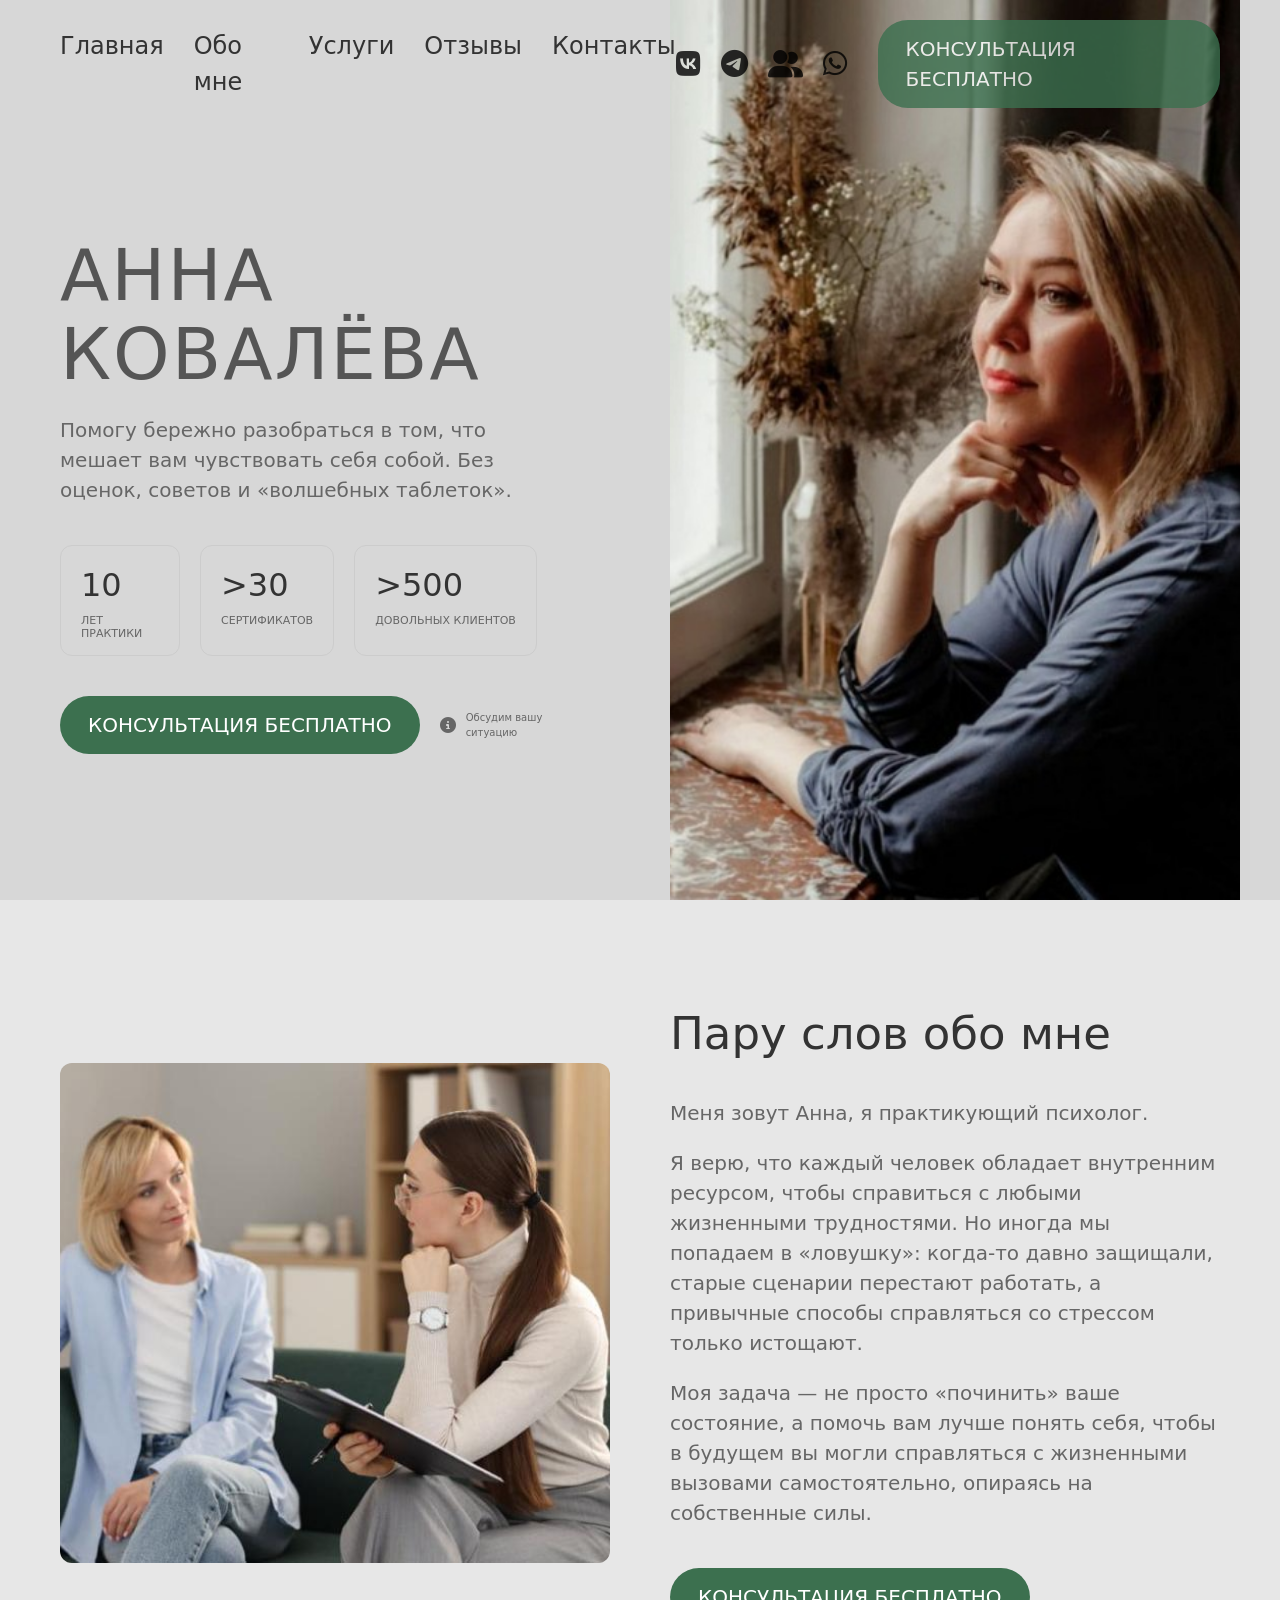
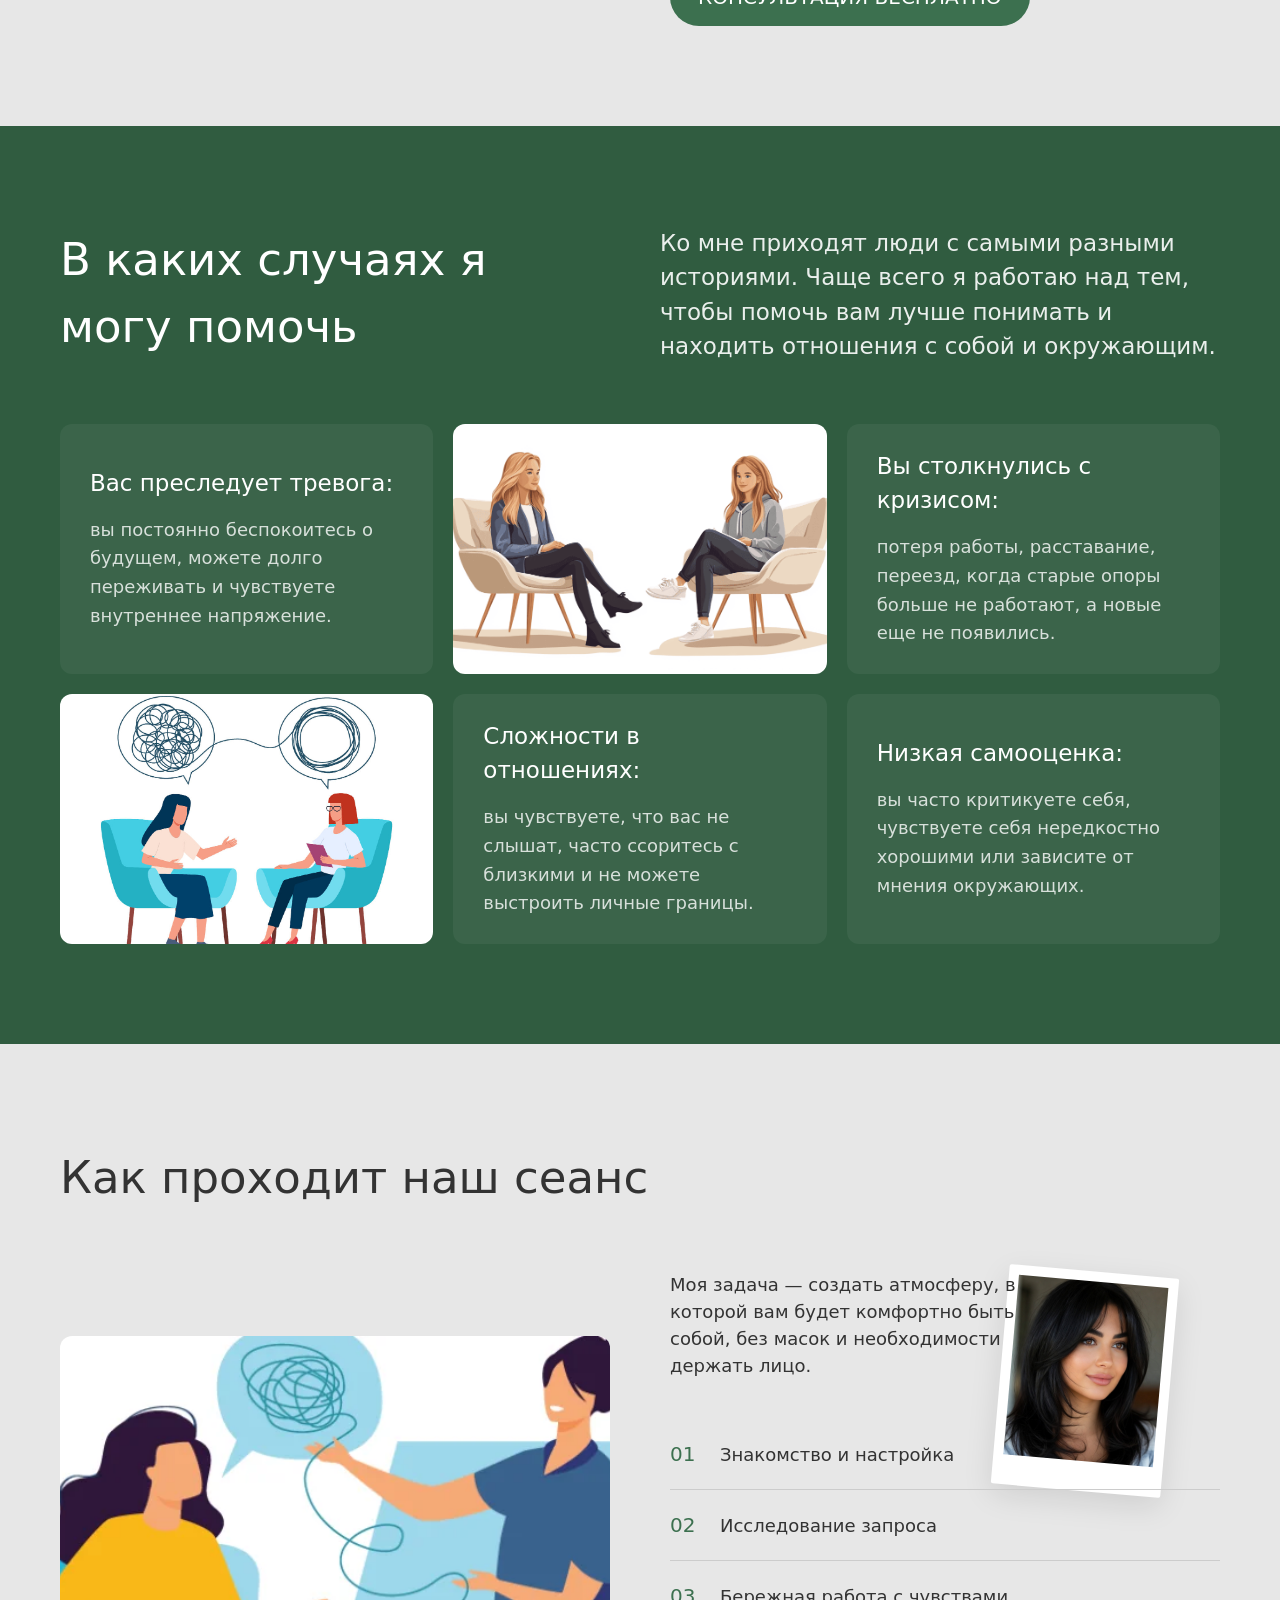
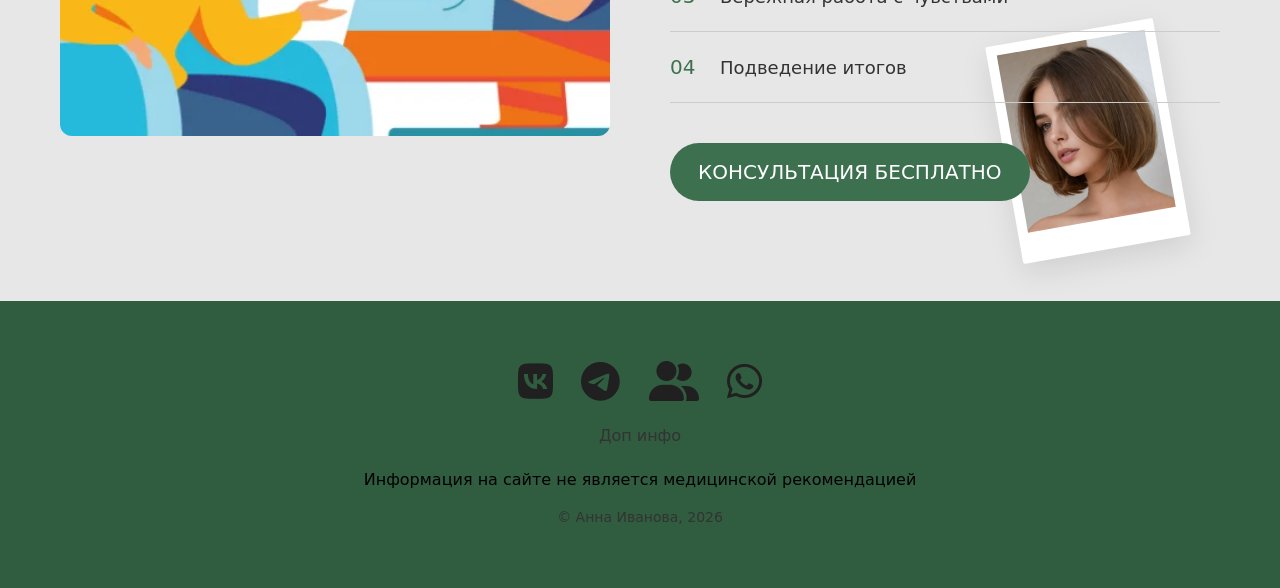
<file: index.html>
<!DOCTYPE html>
<html lang="ru">
<head>
    <meta charset="UTF-8">
    <meta name="viewport" content="width=device-width, initial-scale=1.0">
    <title>Анна Ковалёва - Психолог</title>
    <!-- Подключение бесплатных иконок Font Awesome -->
    <link rel="stylesheet" href="https://cdnjs.cloudflare.com/ajax/libs/font-awesome/6.4.0/css/all.min.css">
    <link rel="stylesheet" href="style.css">
</head>
<body>

    <!-- Шапка сайта -->
    <header class="header">
        <div class="container header-container">
            <nav class="main-nav">
                <ul class="nav-list">
                    <li><a href="#hero">Главная</a></li>
                    <li><a href="#about">Обо мне</a></li>
                    <li><a href="#services">Услуги</a></li>
                    <li><a href="#reviews">Отзывы</a></li>
                    <li><a href="#contacts">Контакты</a></li>
                </ul>
            </nav>
            <div class="header-right">
                <div class="social-icons">
                    <a href="#"><i class="fa-brands fa-vk"></i></a>
                    <a href="https://t.me/lahta2010" target="_blank" aria-label="Telegram"><i class="fa-brands fa-telegram"></i></a>
                    <a href="https://t.me/aboutemotion" target="_blank" aria-label="Telegram"><i class="fa-solid fa-user-group"></i></a>
                    <a href="#"><i class="fa-brands fa-whatsapp"></i></a>
                </div>
                <a href="#" class="btn btn-primary">КОНСУЛЬТАЦИЯ БЕСПЛАТНО</a>
            </div>
        </div>
    </header>

    <main>
        <!-- Главный экран -->
        <section class="hero" id="hero">
            <div class="container hero-container">
                <div class="hero-content">
                    <h1 class="hero-name">АННА<br>КОВАЛЁВА</h1>
                    <p class="subtitle">Помогу бережно разобраться в том, что мешает вам чувствовать себя собой. Без оценок, советов и «волшебных таблеток».</p>
                    
                    <div class="stats">
                        <div class="stat-item">
                            <span class="stat-number">10</span>
                            <span class="stat-label">ЛЕТ<br>Практики</span>
                        </div>
                        <div class="stat-item">
                            <span class="stat-number">>30</span>
                            <span class="stat-label">Сертификатов</span>
                        </div>
                        <div class="stat-item">
                            <span class="stat-number">>500</span>
                            <span class="stat-label">Довольных клиентов</span>
                        </div>
                    </div>

                    <div class="hero-action">
                        <a href="#" class="btn btn-primary">КОНСУЛЬТАЦИЯ БЕСПЛАТНО</a>
                        <div class="note">
                            <i class="fa-solid fa-info-circle"></i>
                            <span>Обсудим вашу<br>ситуацию</span>
                        </div>
                    </div>
                </div>
                <div class="hero-image">
                    <!-- Заглушка вместо фото -->
                    <!-- <img src="https://images.unsplash.com/photo-1573496359142-b8d87734a5a2?q=80&w=800&auto=format&fit=crop" alt="Анна Ковалёва"> -->
                    <img src="hero_2.jpg" alt="Lena_hero">
                </div>
            </div>
        </section>

        <!-- Обо мне -->
        <section class="about" id="about">
            <div class="container about-container">
                <div class="about-image">
                    <!-- <img src="https://images.unsplash.com/photo-1551836022-d5d88e9218df?q=80&w=800&auto=format&fit=crop" alt="Анна в кабинете"> -->
                    <img src="about_1.jpg" alt="about">
                </div>
                <div class="about-content">
                    <h2 class="section-title about-title">Пару слов обо мне</h2>
                    <p class="section-text about-text">Меня зовут Анна, я практикующий психолог.</p>
                    <p class="section-text about-text">Я верю, что каждый человек обладает внутренним ресурсом, чтобы справиться с любыми жизненными трудностями. Но иногда мы попадаем в «ловушку»: когда-то давно защищали, старые сценарии перестают работать, а привычные способы справляться со стрессом только истощают.</p>
                    <p class="section-text about-text">Моя задача — не просто «починить» ваше состояние, а помочь вам лучше понять себя, чтобы в будущем вы могли справляться с жизненными вызовами самостоятельно, опираясь на собственные силы.</p>
                    <a href="#" class="btn btn-primary">КОНСУЛЬТАЦИЯ БЕСПЛАТНО</a>
                </div>
            </div>
        </section>

        <!-- Услуги / С какими запросами работаю -->
        <section class="services" id="services">
            <div class="container">
                <div class="services-header">
                    <h2 class="section-title services-title">В каких случаях я<br>могу помочь</h2>
                    <p class="section-text services-text">Ко мне приходят люди с самыми разными историями. Чаще всего я работаю над тем, чтобы помочь вам лучше понимать и находить отношения с собой и окружающим.</p>
                </div>

                <div class="services-grid">
                    <!-- Карточка 1 (текст) -->
                    <div class="service-card text-card"">
                        <h3 class="service-card-title text-card-title">Вас преследует тревога:</h3>
                        <p class="service-card-text">вы постоянно беспокоитесь о будущем, можете долго переживать и чувствуете внутреннее напряжение.</p>
                    </div>
                    <!-- Карточка 2 (фото) -->
                    <div class="service-card image-card">
                        <!-- <img src="https://images.unsplash.com/photo-1573497019940-1c28c88b4f3e?q=80&w=600&auto=format&fit=crop" alt="Терапия"> -->
                        <img src="service_1.png" alt="sevice_1">
                    </div>
                    <!-- Карточка 3 (текст) -->
                    <div class="service-card text-card">
                        <h3 class="service-card-title text-card-title">Вы столкнулись с кризисом:</h3>
                        <p class="service-card-text">потеря работы, расставание, переезд, когда старые опоры больше не работают, а новые еще не появились.</p>
                    </div>
                    <!-- Карточка 4 (фото) -->
                    <div class="service-card image-card">
                        <!-- <img src="https://images.unsplash.com/photo-1527689368864-3a821dbccc34?q=80&w=600&auto=format&fit=crop" alt="Общение"> -->
                        <img src="service_2.jpg" alt="service_2">
                    </div>
                    <!-- Карточка 5 (текст) -->
                    <div class="service-card text-card">
                        <h3 class="service-card-title text-card-title">Сложности в отношениях:</h3>
                        <p class="service-card-text">вы чувствуете, что вас не слышат, часто ссоритесь с близкими и не можете выстроить личные границы.</p>
                    </div>
                    <!-- Карточка 6 (текст) -->
                    <div class="service-card text-card">
                        <h3 class="service-card-title text-card-title">Низкая самооценка:</h3>
                        <p class="service-card-text"> вы часто критикуете себя, чувствуете себя нередкостно хорошими или зависите от мнения окружающих.</p>
                    </div>
                </div>
            </div>
        </section>

        <!-- Как проходит сеанс -->
        <section class="process" id="process">
            <div class="container">
                <h2 class="section-title process-title">Как проходит наш сеанс</h2>
                
                <div class="process-content">
                    <div class="process-image">
                        <!-- <img src="https://images.unsplash.com/photo-1600880292203-757bb62b4baf?q=80&w=800&auto=format&fit=crop" alt="Процесс консультации"> -->
                        <img src="process_1.webp" alt="process">
                    </div>
                    
                    <div class="process-steps">
                        <p class="process-desc">Моя задача — создать атмосферу, в которой вам будет комфортно быть собой, без масок и необходимости держать лицо.</p>
                        
                        <ul class="steps-list">
                            <li>
                                <span class="step-num">01</span>
                                <span class="step-text">Знакомство и настройка</span>
                            </li>
                            <li>
                                <span class="step-num">02</span>
                                <span class="step-text">Исследование запроса</span>
                            </li>
                            <li>
                                <span class="step-num">03</span>
                                <span class="step-text">Бережная работа с чувствами</span>
                            </li>
                            <li>
                                <span class="step-num">04</span>
                                <span class="step-text">Подведение итогов</span>
                            </li>
                        </ul>
                        
                        <a href="#" class="btn btn-primary">КОНСУЛЬТАЦИЯ БЕСПЛАТНО</a>
                    </div>

                    <!-- Декоративные фото (псевдо-полароиды) -->
                    <div class="process-decor">
                        <div class="polaroid p-1">
                            <!-- <img src="https://images.unsplash.com/photo-1580489944761-15a19d654956?q=80&w=400&auto=format&fit=crop" alt="Фото 1"> -->
                            <img src="palaroid_1.jpg" alt="palaroid_1">
                        </div>
                        <div class="polaroid p-2">
                            <!-- <img src="https://images.unsplash.com/photo-1544005313-94ddf0286df2?q=80&w=400&auto=format&fit=crop" alt="Фото 2"> -->
                            <img src="palaroid_2.jpg" alt="palaroid_2">
                        </div>
                    </div>
                </div>
            </div>
        </section>

        <!-- Footer -->
        <section class="footer" id="footer">
            <div class="container footer-container">
                <div class="footer-social">
                    <div class="footer-social">
                        <a class="social-link" href="#"><i class="social-icon fa-brands fa-vk"></i></a>
                        <a class="social-link" href="https://t.me/lahta2010" target="_blank" aria-label="Telegram"><i class="social-icon fa-brands fa-telegram"></i></a>
                        <a class="social-link" href="https://t.me/aboutemotion" target="_blank" aria-label="Telegram"><i class="social-icon fa-solid fa-user-group"></i></a>
                        <a class="social-link" href="#"><i class="social-icon fa-brands fab fa-whatsapp"></i></a>
                    </div>
                </div>
                <div class="footer-info">
                    <p class="info-text">Доп инфо</p>
                </div>
                <div class="footer-corp">
                    <p class="corp-text">Информация на сайте не является медицинской рекомендацией</p>
                </div>
                <div class="footer-copyright">
                    <p class="copyright-text">
                        &copy; Анна Иванова, 2026
                    </p>
                </div>
            </div>
        </section>
    </main>

    <script src="script.js"></script>
</body>
</html>
</file>
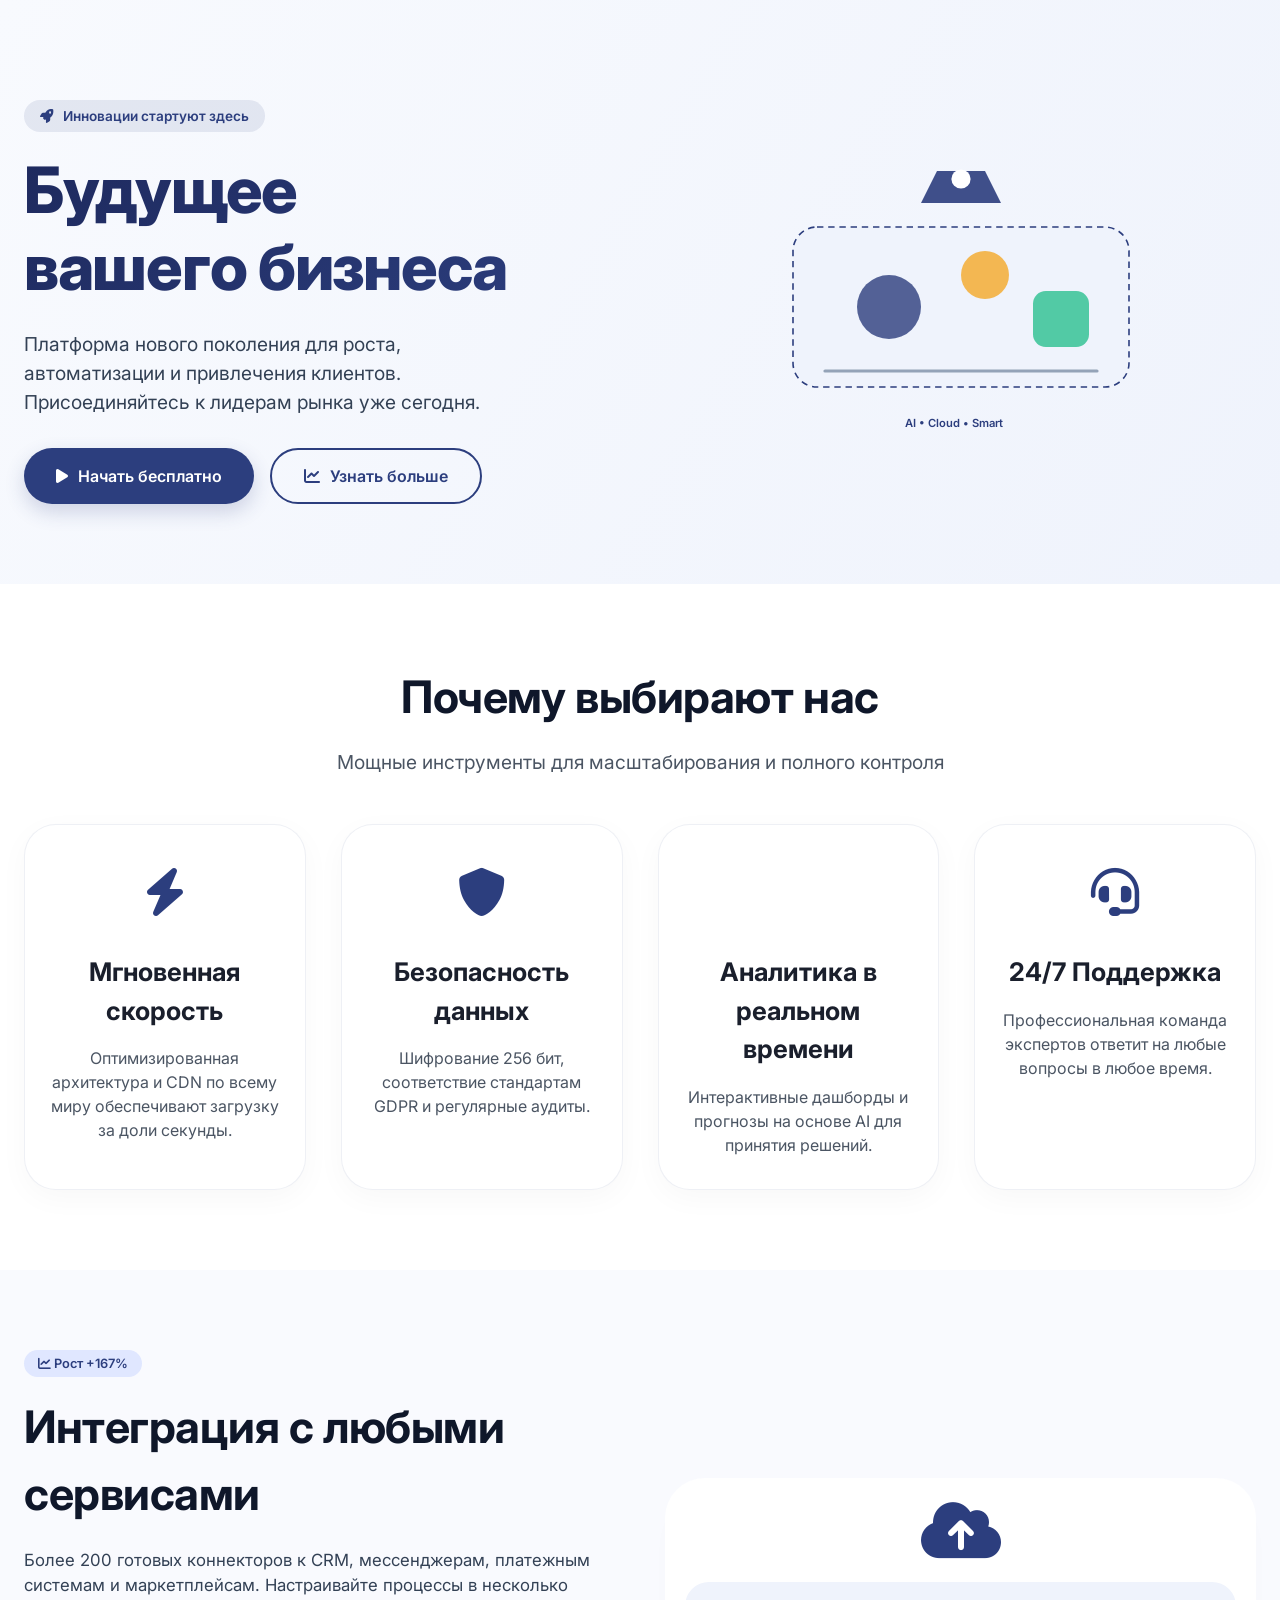
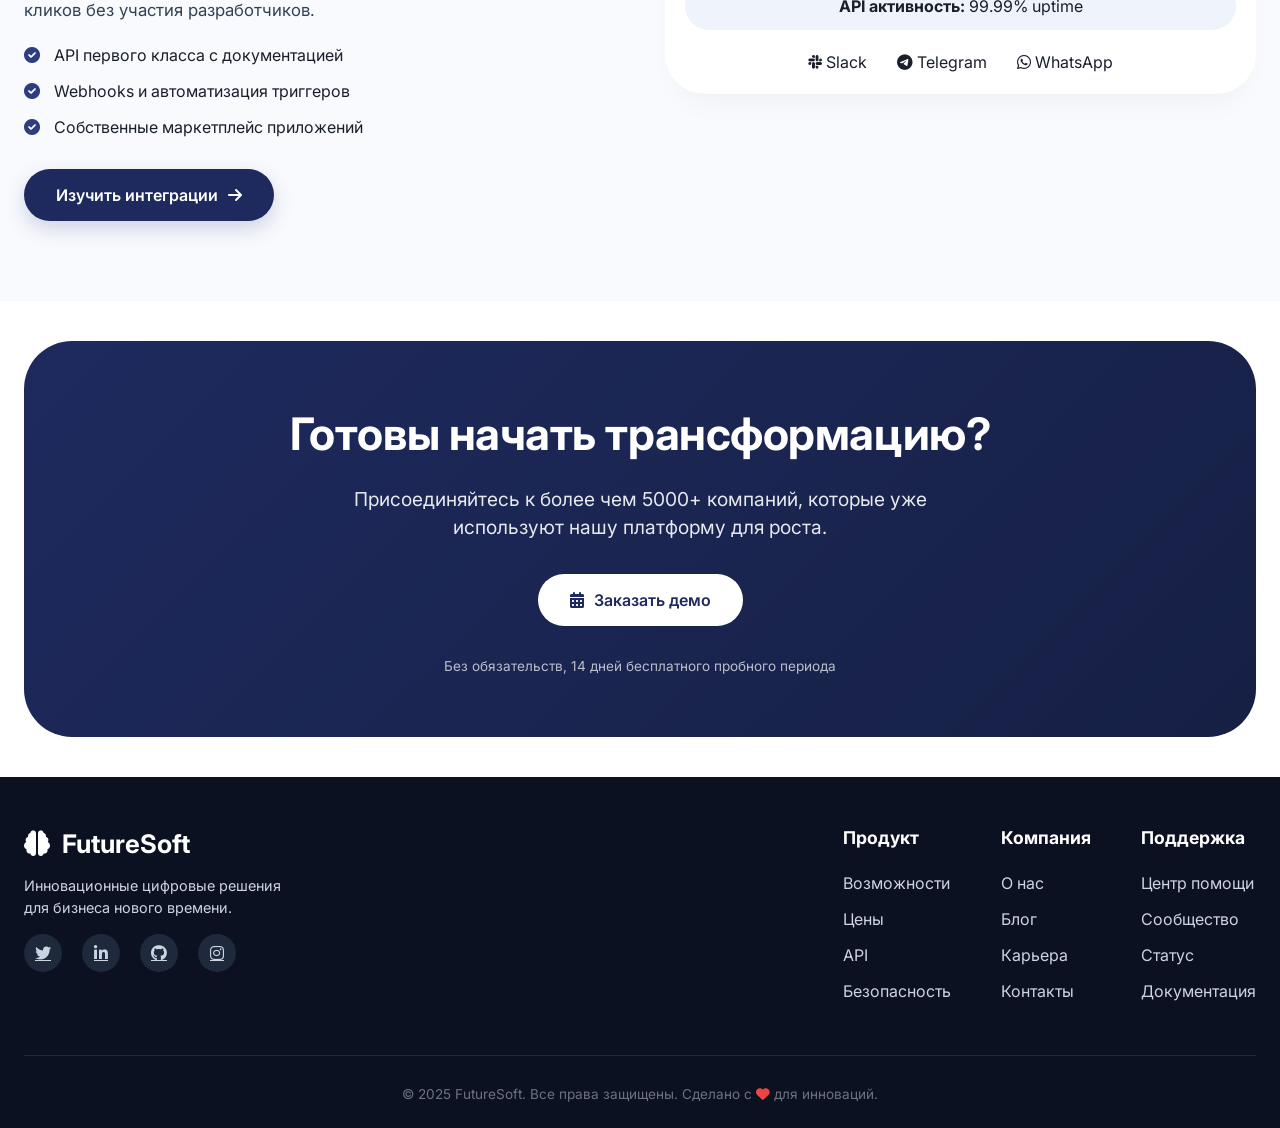
<file: index_1.html>
<!DOCTYPE html>
<html lang="ru">
<head>
    <meta charset="UTF-8">
    <meta name="viewport" content="width=device-width, initial-scale=1.0, viewport-fit=cover">
    <title>Современный лендинг | Будущее уже здесь</title>
    <!-- Подключение шрифта Google Fonts для современного вида -->
    <link href="https://fonts.googleapis.com/css2?family=Inter:opsz,wght@14..32,300;14..32,400;14..32,600;14..32,700;14..32,800&display=swap" rel="stylesheet">
    <!-- Font Awesome 6 (бесплатные иконки) -->
    <link rel="stylesheet" href="https://cdnjs.cloudflare.com/ajax/libs/font-awesome/6.0.0-beta3/css/all.min.css">
    <style>
        * {
            margin: 0;
            padding: 0;
            box-sizing: border-box;
        }

        body {
            font-family: 'Inter', sans-serif;
            background-color: #ffffff;
            color: #1A1F2C;
            line-height: 1.5;
            scroll-behavior: smooth;
        }

        /* Контейнер с адаптивными отступами */
        .container {
            max-width: 1280px;
            margin: 0 auto;
            padding: 0 24px;
        }

        /* Стили секций */
        section {
            padding: 80px 0;
        }

        /* Типографика */
        h1 {
            font-size: clamp(2.5rem, 6vw, 4rem);
            font-weight: 800;
            line-height: 1.2;
            letter-spacing: -0.02em;
            background: linear-gradient(135deg, #1E2A5E, #2C3E7E);
            background-clip: text;
            -webkit-background-clip: text;
            color: transparent;
            margin-bottom: 20px;
        }

        h2 {
            font-size: clamp(1.8rem, 5vw, 2.8rem);
            font-weight: 700;
            margin-bottom: 16px;
            color: #0F172A;
            letter-spacing: -0.01em;
        }

        .section-subtitle {
            font-size: 1.2rem;
            color: #4B5563;
            max-width: 700px;
            margin: 0 auto 48px auto;
            text-align: center;
        }

        /* Кнопки */
        .btn {
            display: inline-flex;
            align-items: center;
            gap: 10px;
            background-color: #2C3E7E;
            color: white;
            padding: 14px 32px;
            border-radius: 40px;
            font-weight: 600;
            font-size: 1rem;
            text-decoration: none;
            transition: all 0.3s ease;
            border: none;
            cursor: pointer;
            box-shadow: 0 8px 20px rgba(44, 62, 126, 0.2);
        }

        .btn:hover {
            background-color: #1E2A5E;
            transform: translateY(-3px);
            box-shadow: 0 15px 25px rgba(0, 0, 0, 0.1);
        }

        .btn-outline {
            background: transparent;
            border: 2px solid #2C3E7E;
            color: #2C3E7E;
            box-shadow: none;
        }

        .btn-outline:hover {
            background: #2C3E7E;
            color: white;
            transform: translateY(-3px);
        }

        /* Hero секция */
        .hero {
            padding-top: 100px;
            padding-bottom: 80px;
            background: linear-gradient(120deg, #F8FAFE 0%, #EFF3FC 100%);
        }

        .hero-grid {
            display: flex;
            align-items: center;
            gap: 50px;
            flex-wrap: wrap;
        }

        .hero-content {
            flex: 1;
            min-width: 280px;
        }

        .hero-badge {
            display: inline-block;
            background: rgba(44, 62, 126, 0.1);
            padding: 6px 16px;
            border-radius: 30px;
            font-size: 0.85rem;
            font-weight: 600;
            color: #2C3E7E;
            margin-bottom: 20px;
        }

        .hero-description {
            font-size: 1.2rem;
            color: #334155;
            margin: 24px 0 32px;
            max-width: 500px;
        }

        .hero-buttons {
            display: flex;
            flex-wrap: wrap;
            gap: 16px;
        }

        .hero-image {
            flex: 1;
            min-width: 280px;
            text-align: center;
        }

        .hero-image img {
            max-width: 100%;
            height: auto;
            filter: drop-shadow(0 20px 25px -5px rgba(0, 0, 0, 0.1));
        }

        /* Карточки преимуществ */
        .features-grid {
            display: grid;
            grid-template-columns: repeat(auto-fit, minmax(280px, 1fr));
            gap: 35px;
            margin-top: 20px;
        }

        .feature-card {
            background: #FFFFFF;
            border-radius: 32px;
            padding: 32px 24px;
            text-align: center;
            transition: all 0.25s ease;
            box-shadow: 0 8px 30px rgba(0, 0, 0, 0.03);
            border: 1px solid rgba(44, 62, 126, 0.08);
        }

        .feature-card:hover {
            transform: translateY(-8px);
            border-color: rgba(44, 62, 126, 0.2);
            box-shadow: 0 25px 35px -12px rgba(0, 0, 0, 0.1);
        }

        .feature-icon {
            font-size: 3rem;
            color: #2C3E7E;
            margin-bottom: 24px;
        }

        .feature-card h3 {
            font-size: 1.6rem;
            margin-bottom: 16px;
            font-weight: 700;
        }

        .feature-card p {
            color: #4B5563;
            line-height: 1.5;
        }

        /* Секция CTA (Call to Action) */
        .cta-section {
            background: linear-gradient(135deg, #1E2A5E 0%, #162045 100%);
            color: white;
            text-align: center;
            border-radius: 48px;
            margin: 40px auto;
            padding: 60px 40px;
        }

        .cta-section h2 {
            color: white;
            margin-bottom: 16px;
        }

        .cta-section p {
            font-size: 1.2rem;
            margin-bottom: 32px;
            opacity: 0.9;
            max-width: 600px;
            margin-left: auto;
            margin-right: auto;
        }

        .cta-btn {
            background: white;
            color: #1E2A5E;
            box-shadow: none;
        }

        .cta-btn:hover {
            background: #F0F4FF;
            transform: scale(1.02);
            color: #0F172A;
        }

        /* Футер */
        footer {
            background-color: #0B1120;
            color: #CBD5E1;
            padding: 48px 0 24px;
            margin-top: 40px;
        }

        .footer-grid {
            display: flex;
            flex-wrap: wrap;
            justify-content: space-between;
            gap: 40px;
            margin-bottom: 40px;
        }

        .footer-brand h3 {
            color: white;
            font-size: 1.6rem;
            margin-bottom: 12px;
        }

        .footer-brand p {
            max-width: 260px;
            font-size: 0.9rem;
        }

        .footer-links {
            display: flex;
            flex-wrap: wrap;
            gap: 50px;
        }

        .footer-col h4 {
            color: white;
            margin-bottom: 20px;
            font-size: 1.1rem;
        }

        .footer-col ul {
            list-style: none;
        }

        .footer-col li {
            margin-bottom: 12px;
        }

        .footer-col a {
            color: #CBD5E1;
            text-decoration: none;
            transition: color 0.2s;
        }

        .footer-col a:hover {
            color: white;
        }

        .social-icons {
            display: flex;
            gap: 20px;
            margin-top: 16px;
        }

        .social-icons a {
            background: #1E293B;
            width: 38px;
            height: 38px;
            display: inline-flex;
            align-items: center;
            justify-content: center;
            border-radius: 50%;
            color: #CBD5E1;
            transition: all 0.2s;
        }

        .social-icons a:hover {
            background: #2C3E7E;
            color: white;
            transform: translateY(-3px);
        }

        .copyright {
            border-top: 1px solid #1E293B;
            padding-top: 28px;
            text-align: center;
            font-size: 0.85rem;
            color: #6B7280;
        }

        /* Адаптивные медиа-запросы */
        @media (max-width: 992px) {
            section {
                padding: 60px 0;
            }
            .hero-grid {
                flex-direction: column;
                text-align: center;
            }
            .hero-description {
                margin-left: auto;
                margin-right: auto;
            }
            .hero-buttons {
                justify-content: center;
            }
            .hero-image {
                order: -1;
            }
        }

        @media (max-width: 768px) {
            .container {
                padding: 0 20px;
            }
            .cta-section {
                padding: 40px 20px;
                border-radius: 32px;
            }
            .footer-grid {
                flex-direction: column;
                gap: 30px;
            }
            .footer-links {
                flex-direction: column;
                gap: 24px;
            }
            .feature-card {
                padding: 28px 20px;
            }
            .btn {
                padding: 12px 24px;
            }
        }

        @media (max-width: 480px) {
            .hero-buttons {
                flex-direction: column;
                align-items: center;
            }
            .btn {
                width: 100%;
                justify-content: center;
            }
            .section-subtitle {
                font-size: 1rem;
            }
        }

        /* Анимация появления при скролле (лёгкая) */
        .fade-up {
            opacity: 0;
            transform: translateY(20px);
            transition: opacity 0.6s ease, transform 0.6s ease;
        }

        .fade-up.appear {
            opacity: 1;
            transform: translateY(0);
        }
    </style>
</head>
<body>

    <!-- HERO Секция -->
    <section class="hero">
        <div class="container">
            <div class="hero-grid">
                <div class="hero-content fade-up">
                    <span class="hero-badge"><i class="fas fa-rocket" style="margin-right: 6px;"></i> Инновации стартуют здесь</span>
                    <h1>Будущее <br>вашего бизнеса</h1>
                    <p class="hero-description">Платформа нового поколения для роста, автоматизации и привлечения клиентов. Присоединяйтесь к лидерам рынка уже сегодня.</p>
                    <div class="hero-buttons">
                        <a href="#" class="btn"><i class="fas fa-play"></i> Начать бесплатно</a>
                        <a href="#" class="btn btn-outline"><i class="fas fa-chart-line"></i> Узнать больше</a>
                    </div>
                </div>
                <div class="hero-image fade-up">
                    <!-- Абстрактная SVG иллюстрация (встроенная, чтобы не грузить внешние ресурсы) -->
                    <svg width="400" height="340" viewBox="0 0 500 420" fill="none" xmlns="http://www.w3.org/2000/svg" style="max-width:100%; height:auto">
                        <rect x="40" y="120" width="420" height="200" rx="30" fill="#EFF3FC" stroke="#2C3E7E" stroke-width="2" stroke-dasharray="8 6"/>
                        <circle cx="160" cy="220" r="40" fill="#2C3E7E" fill-opacity="0.8" />
                        <circle cx="280" cy="180" r="30" fill="#F59E0B" fill-opacity="0.7" />
                        <rect x="340" y="200" width="70" height="70" rx="16" fill="#10B981" fill-opacity="0.7" />
                        <path d="M80 300 L420 300" stroke="#94A3B8" stroke-width="4" stroke-linecap="round"/>
                        <path d="M220 50 L280 50 L300 90 L200 90 Z" fill="#2C3E7E" fill-opacity="0.9" />
                        <circle cx="250" cy="60" r="12" fill="white" />
                        <text x="180" y="370" font-family="Inter" font-size="14" fill="#2C3E7E" font-weight="600">AI • Cloud • Smart</text>
                    </svg>
                </div>
            </div>
        </div>
    </section>

    <!-- Секция преимуществ -->
    <section>
        <div class="container">
            <div style="text-align: center;" class="fade-up">
                <h2>Почему выбирают нас</h2>
                <p class="section-subtitle">Мощные инструменты для масштабирования и полного контроля</p>
            </div>
            <div class="features-grid">
                <div class="feature-card fade-up">
                    <div class="feature-icon"><i class="fas fa-bolt"></i></div>
                    <h3>Мгновенная скорость</h3>
                    <p>Оптимизированная архитектура и CDN по всему миру обеспечивают загрузку за доли секунды.</p>
                </div>
                <div class="feature-card fade-up">
                    <div class="feature-icon"><i class="fas fa-shield-alt"></i></div>
                    <h3>Безопасность данных</h3>
                    <p>Шифрование 256 бит, соответствие стандартам GDPR и регулярные аудиты.</p>
                </div>
                <div class="feature-card fade-up">
                    <div class="feature-icon"><i class="fas fa-chart-simple"></i></div>
                    <h3>Аналитика в реальном времени</h3>
                    <p>Интерактивные дашборды и прогнозы на основе AI для принятия решений.</p>
                </div>
                <div class="feature-card fade-up">
                    <div class="feature-icon"><i class="fas fa-headset"></i></div>
                    <h3>24/7 Поддержка</h3>
                    <p>Профессиональная команда экспертов ответит на любые вопросы в любое время.</p>
                </div>
            </div>
        </div>
    </section>

    <!-- Блок с дополнительной информацией / о нас -->
    <section style="background: #F9FAFE;">
        <div class="container">
            <div style="display: flex; flex-wrap: wrap; gap: 50px; align-items: center;">
                <div class="fade-up" style="flex: 1;">
                    <span style="background: #E0E7FF; padding: 6px 14px; border-radius: 30px; font-size: 0.8rem; font-weight: 600; color:#2C3E7E;"> <i class="fas fa-chart-line"></i> Рост +167%</span>
                    <h2 style="margin-top: 20px;">Интеграция с любыми сервисами</h2>
                    <p style="color: #334155; margin: 20px 0; font-size: 1.05rem;">Более 200 готовых коннекторов к CRM, мессенджерам, платежным системам и маркетплейсам. Настраивайте процессы в несколько кликов без участия разработчиков.</p>
                    <ul style="list-style: none; margin-bottom: 30px;">
                        <li style="margin-bottom: 12px;"><i class="fas fa-check-circle" style="color:#2C3E7E; margin-right: 10px;"></i> API первого класса с документацией</li>
                        <li style="margin-bottom: 12px;"><i class="fas fa-check-circle" style="color:#2C3E7E; margin-right: 10px;"></i> Webhooks и автоматизация триггеров</li>
                        <li style="margin-bottom: 12px;"><i class="fas fa-check-circle" style="color:#2C3E7E; margin-right: 10px;"></i> Собственные маркетплейс приложений</li>
                    </ul>
                    <a href="#" class="btn" style="background: #1E2A5E;">Изучить интеграции <i class="fas fa-arrow-right"></i></a>
                </div>
                <div class="fade-up" style="flex: 1; text-align: center;">
                    <div style="background: white; border-radius: 40px; padding: 20px; box-shadow: 0 20px 30px -15px rgba(0,0,0,0.05);">
                        <i class="fas fa-cloud-upload-alt" style="font-size: 4rem; color:#2C3E7E;"></i>
                        <div style="margin: 20px 0; background: #EFF3FC; border-radius: 60px; padding: 12px;">
                            <span style="font-weight: 700;">API активность: </span> 99.99% uptime
                        </div>
                        <div style="display: flex; justify-content: center; gap: 30px; margin-top: 20px;">
                            <div><i class="fab fa-slack"></i> Slack</div>
                            <div><i class="fab fa-telegram"></i> Telegram</div>
                            <div><i class="fab fa-whatsapp"></i> WhatsApp</div>
                        </div>
                    </div>
                </div>
            </div>
        </div>
    </section>

    <!-- CTA Секция с призывом -->
    <div class="container">
        <div class="cta-section fade-up">
            <h2>Готовы начать трансформацию?</h2>
            <p>Присоединяйтесь к более чем 5000+ компаний, которые уже используют нашу платформу для роста.</p>
            <a href="#" class="btn cta-btn"><i class="fas fa-calendar-alt"></i> Заказать демо</a>
            <div style="margin-top: 30px; font-size: 0.85rem; opacity: 0.7;">Без обязательств, 14 дней бесплатного пробного периода</div>
        </div>
    </div>

    <!-- Футер -->
    <footer>
        <div class="container">
            <div class="footer-grid">
                <div class="footer-brand">
                    <h3><i class="fas fa-brain" style="margin-right: 6px;"></i> FutureSoft</h3>
                    <p>Инновационные цифровые решения для бизнеса нового времени.</p>
                    <div class="social-icons">
                        <a href="#"><i class="fab fa-twitter"></i></a>
                        <a href="#"><i class="fab fa-linkedin-in"></i></a>
                        <a href="#"><i class="fab fa-github"></i></a>
                        <a href="#"><i class="fab fa-instagram"></i></a>
                    </div>
                </div>
                <div class="footer-links">
                    <div class="footer-col">
                        <h4>Продукт</h4>
                        <ul>
                            <li><a href="#">Возможности</a></li>
                            <li><a href="#">Цены</a></li>
                            <li><a href="#">API</a></li>
                            <li><a href="#">Безопасность</a></li>
                        </ul>
                    </div>
                    <div class="footer-col">
                        <h4>Компания</h4>
                        <ul>
                            <li><a href="#">О нас</a></li>
                            <li><a href="#">Блог</a></li>
                            <li><a href="#">Карьера</a></li>
                            <li><a href="#">Контакты</a></li>
                        </ul>
                    </div>
                    <div class="footer-col">
                        <h4>Поддержка</h4>
                        <ul>
                            <li><a href="#">Центр помощи</a></li>
                            <li><a href="#">Сообщество</a></li>
                            <li><a href="#">Статус</a></li>
                            <li><a href="#">Документация</a></li>
                        </ul>
                    </div>
                </div>
            </div>
            <div class="copyright">
                <p>© 2025 FutureSoft. Все права защищены. Сделано с <i class="fas fa-heart" style="color:#EF4444;"></i> для инноваций.</p>
            </div>
        </div>
    </footer>

    <!-- Простой скрипт для анимации появления элементов при скролле -->
    <script>
        // Функция для проверки видимости элемента
        function isElementInViewport(el) {
            const rect = el.getBoundingClientRect();
            const windowHeight = window.innerHeight || document.documentElement.clientHeight;
            // Элемент появляется, когда его верхняя граница находится ниже на 100px от нижней границы окна,
            // а нижняя граница выше на 100px от верхней границы окна (плюс запас)
            return (rect.top <= windowHeight - 100 && rect.bottom >= 100);
        }

        function handleScrollAnimation() {
            const fadeElements = document.querySelectorAll('.fade-up');
            fadeElements.forEach(el => {
                if (isElementInViewport(el) && !el.classList.contains('appear')) {
                    el.classList.add('appear');
                }
            });
        }

        // Инициализация: добавим классы всем fade-up элементам, проверим видимые при загрузке
        window.addEventListener('DOMContentLoaded', () => {
            // Добавляем базовые стили для fade-up, если они не были применены (заданы в CSS)
            const faders = document.querySelectorAll('.fade-up');
            faders.forEach(el => {
                // Если элемент уже виден сразу при загрузке, то показываем
                if (isElementInViewport(el)) {
                    el.classList.add('appear');
                }
            });
            handleScrollAnimation();
            window.addEventListener('scroll', handleScrollAnimation);
            // Дополнительный вызов на ресайзе для корректировки
            window.addEventListener('resize', handleScrollAnimation);
        });
    </script>
    <!-- Дополнительная адаптация: чтобы изображение SVG не вылезало за границы -->
</body>
</html>
</file>
<file: style.css>
/* --- ПЕРЕМЕННЫЕ (ЦВЕТА) --- */
:root {
    --bg-light: #EBEBEB;       /* Светло-серый фон */
    --bg-white: #F8F8F8;       /* Белый фон для карточек */
    --bg-dark-green: #305C40;  /* Темно-зеленый фон секции */
    --bg-hero: #d7d7d7;
    --bg-about: #e7e7e7;
    --bg-process: #e7e7e7;


    
    --text-main: #333333;      /* Основной текст */
    --text-light: #FFFFFF;     /* Белый текст */
    --text-muted: #666666;     /* Приглушенный текст */
    --text-icon: #202020;

    --section-title: 4.5em;
    --section-text: 2em;

    --service-card-title: 2.3em;
    --service-card-text: 1.8em;

    
    --accent-green: #3C704F;   /* Цвет кнопок */
    --accent-green-hover: #2A5239;
    
    --card-overlay: rgba(48, 92, 64, 0.4); /* Оверлей на карточках с фото */
    
    --border-color: #CCCCCC;
    
    --font-main: 'Inter', system-ui, -apple-system, sans-serif;
    --border-radius: 12px;
}

/* --- БАЗОВЫЕ СТИЛИ --- */
* {
    margin: 0;
    padding: 0;
    box-sizing: border-box;
    font-size: 10px;
}

html {
    scroll-behavior: smooth;
}

body {
    font-family: var(--font-main);
    color: var(--text-main);
    background-color: var(--bg-light);
    line-height: 1.5;
}

img {
    max-width: 100%;
    display: block;
    object-fit: cover;
}

a {
    text-decoration: none;
    color: inherit;
}

ul {
    list-style: none;
}

.container {
    max-width: 1200px;
    margin: 0 auto;
    padding: 0 20px;
}


/* 
======
ШРИФТЫ СЕКЦИИ 
======
*/


.section-title {
    font-size: var(--section-title);
}

.section-text {
    font-size: var(--section-text);
}


/*
======
КНОПКИ
======
*/


.btn {
    display: inline-flex;
    align-items: center;
    justify-content: center;
    padding: 14px 28px;
    border-radius: 30px;
    font-size: 2em;
    font-weight: 500;
    cursor: pointer;
    transition: all 0.3s ease;
    border: none;
}

.btn-primary {
    background-color: var(--accent-green);
    color: var(--text-light);
    gap: 10px;
}

.btn-primary:hover {
    background-color: var(--accent-green-hover);
}

.btn-outline {
    background-color: transparent;
    border: 1px solid var(--text-main);
    border-radius: 30px;
    padding: 10px 20px;
}

.btn-outline:hover {
    background-color: var(--text-main);
    color: var(--text-light);
}

/*
======
ШАПКА
======
*/


.header {
    position: absolute;
    top: 0;
    left: 0;
    width: 100%;
    padding: 20px 0;
    z-index: 10;
}

.header-container {
    display: flex;
    justify-content: space-between;
    align-items: center;
}

.main-nav .nav-list {
    display: flex;
    gap: 30px;
}

.main-nav a {
    font-size: 2.4em;
    color: var(--text-main);
    transition: opacity 0.3s;
}

.main-nav a:hover {
    opacity: 0.6;
}

.header-right {
    display: flex;
    align-items: center;
    gap: 30px;
}

.header-right a.btn {
    opacity: 0.8;
}

.social-icons {
    display: flex;
    gap: 20px;
}

.social-icons a {
    /* color: var(--bg-dark-green); */
    color: black;
    transition: opacity 0.3s;
    opacity: 0.8;
}

.social-icons a i{
    font-size: 2.8em;
}

.social-icons a:hover {
    opacity: 0.4;
}


/*
======
ГЛАВНЫЙ ЭКРАН (HERO)
======
*/


.hero {
    background-color: var(--bg-hero);
    position: relative;
    overflow: hidden;
}

.hero-container {
    display: flex;
    min-height: 100vh;
    align-items: stretch;
    padding: 0;
}

.hero-content {
    flex: 1;
    padding: 150px 40px 60px 20px; /* Отступы для шапки */
    display: flex;
    flex-direction: column;
    justify-content: center;
}

.hero-name {
    font-size: 7.2em;
    line-height: 1.1;
    font-weight: 400;
    color: #555;
    margin-bottom: 20px;
    letter-spacing: 2px;
}

.hero-content .subtitle {
    max-width: 500px;
    font-size: 2em;
    color: var(--text-muted);
    margin-bottom: 40px;
}

.stats {
    display: flex;
    gap: 20px;
    margin-bottom: 40px;
}

.stat-item {
    background-color: transparent;
    border: 1px solid var(--border-color);
    border-radius: var(--border-radius);
    padding: 15px 20px;
    display: flex;
    flex-direction: column;
    min-width: 120px;
}

.stat-number {
    font-size: 32px;
    color: var(--text-main);
    margin-bottom: 5px;
}

.stat-label {
    font-size: 11px;
    text-transform: uppercase;
    color: var(--text-muted);
    line-height: 1.2;
}

.hero-action {
    display: flex;
    align-items: center;
    gap: 20px;
}

.note {
    display: flex;
    align-items: center;
    gap: 10px;
    font-size: 12px;
    color: var(--text-muted);
}

.note i {
    font-size: 16px;
}

.hero-image {
    flex: 1;
    position: relative;
}

.hero-image img {
    width: 100%;
    height: 100%;
    object-position: center top;
}

/* --- ОБО МНЕ --- */
.about {
    padding: 100px 0;
    background-color: var(--bg-about);
}

.about-container {
    display: flex;
    gap: 60px;
    align-items: center;
}

.about-image {
    flex: 1;
    border-radius: var(--border-radius);
    overflow: hidden;
}

.about-image img {
    width: 100%;
    height: auto;
    min-height: 500px;
}

.about-content {
    flex: 1;
}

.about-title {
    font-weight: 400;
    margin-bottom: 30px;
}

.about-text {
    color: var(--text-muted);
    margin-bottom: 20px;
}

.about-content .btn {
    margin-top: 20px;
}


/*
======
УСЛУГИ (ЗЕЛЕНЫЙ ФОН)
======
*/


.services {
    background-color: var(--bg-dark-green);
    color: var(--text-light);
    padding: 100px 0;
}

.services-header {
    display: flex;
    justify-content: space-between;
    margin-bottom: 60px;
    gap: 40px;
}

.services-title {
    font-weight: 400;
    flex: 1;
}

.services-text {
    flex: 1;
    opacity: 0.9;

    font-size: 2.3em;
}

.services-grid {
    display: grid;
    grid-template-columns: repeat(3, 1fr);
    gap: 20px;
}

.service-card {
    border-radius: var(--border-radius);
    height: 250px;
    position: relative;
    overflow: hidden;
}

.text-card {
    padding: 30px;
    background-color: rgba(255, 255, 255, 0.05); /* Легкая подсветка */
    display: flex;
    flex-direction: column;
    justify-content: center;
}

.service-card-title {
    font-size: var(--service-card-title);
}

.service-card-text {
    font-size: var(--service-card-text);
}

.text-card-title {
    font-weight: 500;
    margin-bottom: 15px;
}

.text-card p {
    opacity: 0.8;
    line-height: 1.6;
}

.image-card img {
    width: 100%;
    height: 100%;
    object-fit: cover;
    transition: transform 0.5s;
}

.image-card:hover img {
    transform: scale(1.05);
}


/*
======
ПРОЦЕСС
======
*/


.process {
    padding: 100px 0;
    background-color: var(--bg-process);
}

.process-title {
    font-weight: 400;
    margin-bottom: 60px;
}

.process-content {
    display: flex;
    gap: 60px;
    align-items: center;
    position: relative;
}

.process-image {
    flex: 1;
    border-radius: var(--border-radius);
    overflow: hidden;
}

.process-image img {
    width: 100%;
    height: auto;
    min-height: 400px;
}

.process-steps {
    flex: 1;
    position: relative;
    z-index: 2;
}

.process-desc {
    font-size: 1.8em;
    color: var(--text-main);
    margin-bottom: 40px;
    max-width: 400px;
}

.steps-list {
    margin-bottom: 40px;
}

.steps-list li {
    display: flex;
    align-items: center;
    gap: 20px;
    padding: 20px 0;
    border-bottom: 1px solid var(--border-color);
}

.step-num {
    font-size: 20px;
    color: var(--accent-green);
    font-weight: 400;
    min-width: 30px;
}

.step-text {
    font-size: 1.8em;
    color: var(--text-main);
}

/* Декоративные фото */
.process-decor {
    position: absolute;
    right: 0;
    top: 50%;
    transform: translateY(-50%);
    width: 200px;
    height: 100%;
    pointer-events: none;
    display: none; /* Скрыто по умолчанию, показываем на больших экранах */
}

@media (min-width: 1024px) {
    .process-decor {
        display: block;
        right: 50px;
        z-index: 1;
    }
}

.polaroid {
    background: white;
    padding: 10px 10px 30px 10px;
    box-shadow: 0 10px 30px rgba(0,0,0,0.1);
    position: absolute;
    border-radius: 2px;
}

.polaroid img {
    width: 150px;
    height: 180px;
    object-fit: cover;
}

.p-1 {
    top: 0;
    right: 0;
    transform: rotate(5deg);
}

.p-2 {
    bottom: -50px;
    right: -3px;
    transform: rotate(-10deg);
}


/* 
=======
FOOTER
=======
*/

.footer {
    padding: 60px 0;
    background-color: var(--bg-dark-green);
}

.footer-container {
    display: flex;
    justify-content: space-between;
    align-items: center;
    flex-direction: column;
}

.social-link {
    font-size: 2em;
    color: var(--text-icon);
    transition: opacity 0.2s;

    margin-right: 25px;

}

.social-link:hover {
    opacity: 0.6;
}

.social-link:last-child {
    margin-right: 0px;
}

.social-icon {
    font-size: 2em;
}

.footer-info {
    margin-top: 20px;
}

.info-text {
    font-size: 1.6em;
}

.footer-corp {
    margin-top: 20px;
}

.corp-text {
    font-size: 1.6em;
    color: black;
}

.footer-copyright {
    margin-top: 15px;
}

.copyright-text {
    font-size: 1.4em;
}

/* --- АДАПТИВ --- */
@media (max-width: 992px) {
    .hero-container {
        flex-direction: column;
        min-height: auto;
    }
    
    .hero-content {
        padding: 120px 20px 40px;
    }
    
    .hero-content h1 {
        font-size: 56px;
    }
    
    .hero-image {
        height: 500px;
    }

    .btn {
        display: inline-flex;
        align-items: center;
        justify-content: center;
        padding: 15px 10px;
        border-radius: 30px;
        font-size: 1em;
        font-weight: 500;
        cursor: pointer;
        transition: all 0.3s ease;
        border: none;
    }

    .about-container, .process-content {
        flex-direction: column;
    }

    .services-header {
        flex-direction: column;
    }

    .services-grid {
        grid-template-columns: repeat(2, 1fr);
    }
}

@media (max-width: 768px) {

    .btn {
        display: inline-flex;
        align-items: center;
        justify-content: center;
        padding: 10px 10px;
        border-radius: 30px;
        font-size: 1em;
        font-weight: 500;
        cursor: pointer;
        transition: all 0.3s ease;
        border: none;
    }
    .main-nav {
        display: none; /* Скрываем меню на мобилках для простоты */
    }

    .hero-content h1 {
        font-size: 42px;
    }

    .stats {
        flex-wrap: wrap;
    }

    .services-grid {
        grid-template-columns: 1fr;
    }

    .process h2, .about-content h2, .services-header h2 {
        font-size: 32px;
    }
}
</file>
